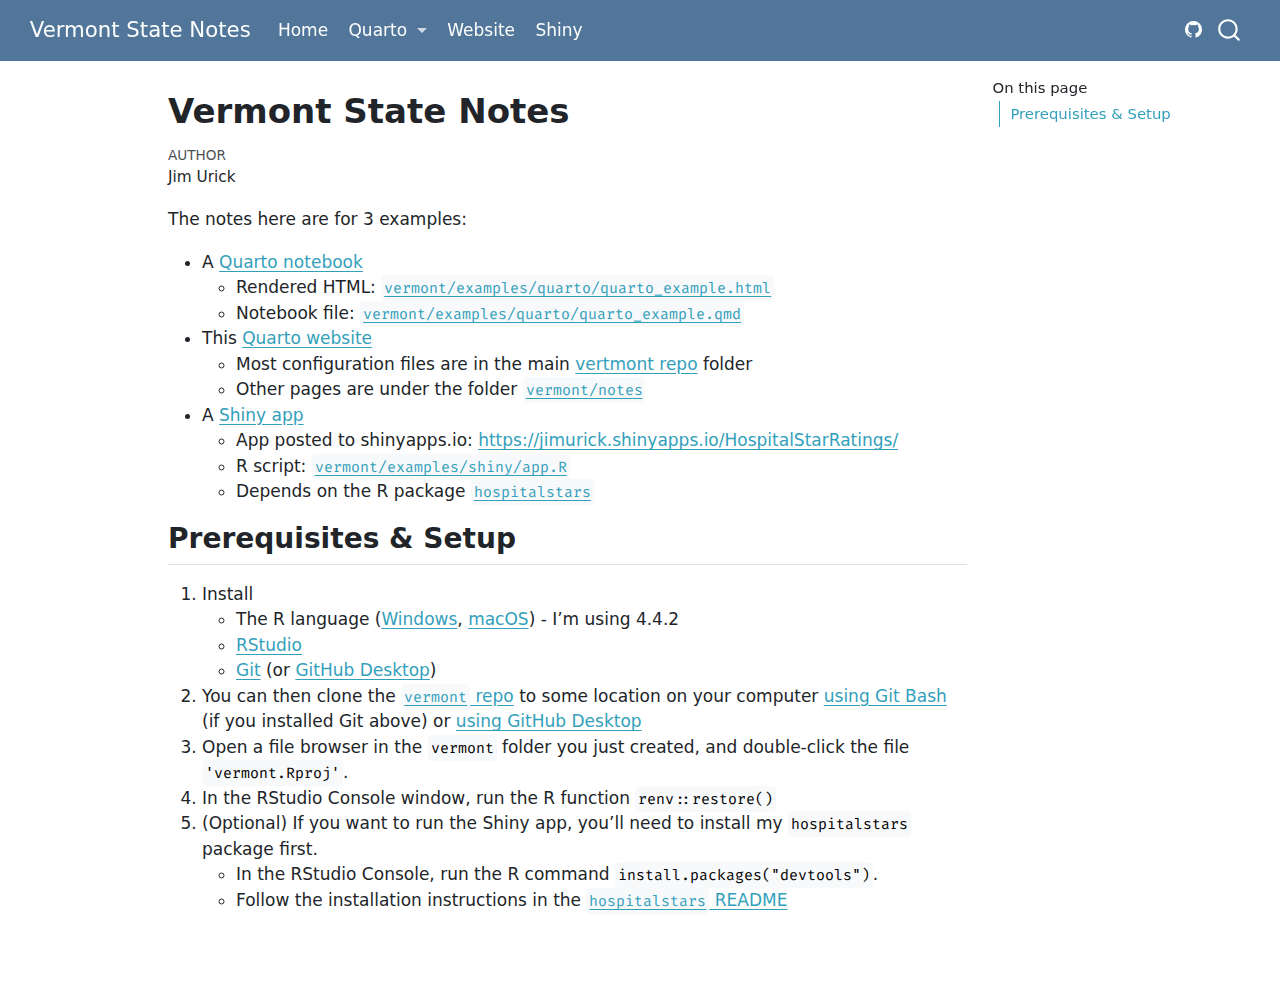
<file: docs/index.html>
<!DOCTYPE html>
<html xmlns="http://www.w3.org/1999/xhtml" lang="en" xml:lang="en"><head>

<meta charset="utf-8">
<meta name="generator" content="quarto-1.5.57">

<meta name="viewport" content="width=device-width, initial-scale=1.0, user-scalable=yes">

<meta name="author" content="Jim Urick">

<title>Vermont State Notes</title>
<style>
code{white-space: pre-wrap;}
span.smallcaps{font-variant: small-caps;}
div.columns{display: flex; gap: min(4vw, 1.5em);}
div.column{flex: auto; overflow-x: auto;}
div.hanging-indent{margin-left: 1.5em; text-indent: -1.5em;}
ul.task-list{list-style: none;}
ul.task-list li input[type="checkbox"] {
  width: 0.8em;
  margin: 0 0.8em 0.2em -1em; /* quarto-specific, see https://github.com/quarto-dev/quarto-cli/issues/4556 */ 
  vertical-align: middle;
}
</style>


<script src="site_libs/quarto-nav/quarto-nav.js"></script>
<script src="site_libs/quarto-nav/headroom.min.js"></script>
<script src="site_libs/clipboard/clipboard.min.js"></script>
<script src="site_libs/quarto-search/autocomplete.umd.js"></script>
<script src="site_libs/quarto-search/fuse.min.js"></script>
<script src="site_libs/quarto-search/quarto-search.js"></script>
<meta name="quarto:offset" content="./">
<link href="./jim.ico" rel="icon">
<script src="site_libs/quarto-html/quarto.js"></script>
<script src="site_libs/quarto-html/popper.min.js"></script>
<script src="site_libs/quarto-html/tippy.umd.min.js"></script>
<script src="site_libs/quarto-html/anchor.min.js"></script>
<link href="site_libs/quarto-html/tippy.css" rel="stylesheet">
<link href="site_libs/quarto-html/quarto-syntax-highlighting.css" rel="stylesheet" id="quarto-text-highlighting-styles">
<script src="site_libs/bootstrap/bootstrap.min.js"></script>
<link href="site_libs/bootstrap/bootstrap-icons.css" rel="stylesheet">
<link href="site_libs/bootstrap/bootstrap.min.css" rel="stylesheet" id="quarto-bootstrap" data-mode="light">
<script id="quarto-search-options" type="application/json">{
  "location": "navbar",
  "copy-button": false,
  "collapse-after": 3,
  "panel-placement": "end",
  "type": "overlay",
  "limit": 50,
  "keyboard-shortcut": [
    "f",
    "/",
    "s"
  ],
  "show-item-context": false,
  "language": {
    "search-no-results-text": "No results",
    "search-matching-documents-text": "matching documents",
    "search-copy-link-title": "Copy link to search",
    "search-hide-matches-text": "Hide additional matches",
    "search-more-match-text": "more match in this document",
    "search-more-matches-text": "more matches in this document",
    "search-clear-button-title": "Clear",
    "search-text-placeholder": "",
    "search-detached-cancel-button-title": "Cancel",
    "search-submit-button-title": "Submit",
    "search-label": "Search"
  }
}</script>
<link href="https://fonts.googleapis.com/css?family=Fira+Code" rel="stylesheet">
<script type="text/javascript" src="./scripts/latex.js"></script>


<link rel="stylesheet" href="scripts/style.scss">
</head>

<body class="nav-fixed">

<div id="quarto-search-results"></div>
  <header id="quarto-header" class="headroom fixed-top">
    <nav class="navbar navbar-expand-lg " data-bs-theme="dark">
      <div class="navbar-container container-fluid">
      <div class="navbar-brand-container mx-auto">
    <a class="navbar-brand" href="./index.html">
    <span class="navbar-title">Vermont State Notes</span>
    </a>
  </div>
            <div id="quarto-search" class="" title="Search"></div>
          <button class="navbar-toggler" type="button" data-bs-toggle="collapse" data-bs-target="#navbarCollapse" aria-controls="navbarCollapse" role="menu" aria-expanded="false" aria-label="Toggle navigation" onclick="if (window.quartoToggleHeadroom) { window.quartoToggleHeadroom(); }">
  <span class="navbar-toggler-icon"></span>
</button>
          <div class="collapse navbar-collapse" id="navbarCollapse">
            <ul class="navbar-nav navbar-nav-scroll me-auto">
  <li class="nav-item">
    <a class="nav-link active" href="./index.html" aria-current="page"> 
<span class="menu-text">Home</span></a>
  </li>  
  <li class="nav-item dropdown ">
    <a class="nav-link dropdown-toggle" href="#" id="nav-menu-quarto" role="link" data-bs-toggle="dropdown" aria-expanded="false">
 <span class="menu-text">Quarto</span>
    </a>
    <ul class="dropdown-menu" aria-labelledby="nav-menu-quarto">    
        <li>
    <a class="dropdown-item" href="./examples/quarto/quarto_example.html">
 <span class="dropdown-text">Quarto Example</span></a>
  </li>  
        <li>
    <a class="dropdown-item" href="./notes/quarto/quarto.html">
 <span class="dropdown-text">Other Notes</span></a>
  </li>  
    </ul>
  </li>
  <li class="nav-item">
    <a class="nav-link" href="./notes/website/website.html"> 
<span class="menu-text">Website</span></a>
  </li>  
  <li class="nav-item">
    <a class="nav-link" href="./notes/shiny/shiny.html"> 
<span class="menu-text">Shiny</span></a>
  </li>  
</ul>
          </div> <!-- /navcollapse -->
            <div class="quarto-navbar-tools">
    <a href="https://github.com/jimurick/vermont" title="" class="quarto-navigation-tool px-1" aria-label=""><i class="bi bi-github"></i></a>
</div>
      </div> <!-- /container-fluid -->
    </nav>
</header>
<!-- content -->
<div id="quarto-content" class="quarto-container page-columns page-rows-contents page-layout-article page-navbar">
<!-- sidebar -->
<!-- margin-sidebar -->
    <div id="quarto-margin-sidebar" class="sidebar margin-sidebar">
        <nav id="TOC" role="doc-toc" class="toc-active">
    <h2 id="toc-title">On this page</h2>
   
  <ul>
  <li><a href="#prerequisites-setup" id="toc-prerequisites-setup" class="nav-link active" data-scroll-target="#prerequisites-setup">Prerequisites &amp; Setup</a></li>
  </ul>
</nav>
    </div>
<!-- main -->
<main class="content" id="quarto-document-content">

<header id="title-block-header" class="quarto-title-block default">
<div class="quarto-title">
<h1 class="title">Vermont State Notes</h1>
</div>



<div class="quarto-title-meta">

    <div>
    <div class="quarto-title-meta-heading">Author</div>
    <div class="quarto-title-meta-contents">
             <p>Jim Urick </p>
          </div>
  </div>
    
  
    
  </div>
  


</header>


<p>The notes here are for 3 examples:</p>
<ul>
<li>A <a href="./notes/quarto/quarto.html">Quarto notebook</a>
<ul>
<li>Rendered HTML: <a href="./examples/quarto/quarto_example.html"><code>vermont/examples/quarto/quarto_example.html</code></a></li>
<li>Notebook file: <a href="https://github.com/jimurick/vermont/blob/main/examples/quarto/quarto_example.qmd"><code>vermont/examples/quarto/quarto_example.qmd</code></a></li>
</ul></li>
<li>This <a href="./notes/website/website.html">Quarto website</a>
<ul>
<li>Most configuration files are in the main <a href="https://github.com/jimurick/vermont">vertmont repo</a> folder</li>
<li>Other pages are under the folder <a href="https://github.com/jimurick/vermont/tree/main/notes"><code>vermont/notes</code></a></li>
</ul></li>
<li>A <a href="./notes/shiny/shiny.html">Shiny app</a>
<ul>
<li>App posted to shinyapps.io: <a href="https://jimurick.shinyapps.io/HospitalStarRatings/" class="uri">https://jimurick.shinyapps.io/HospitalStarRatings/</a></li>
<li>R script: <a href="https://github.com/jimurick/vermont/blob/main/examples/shiny/app.R"><code>vermont/examples/shiny/app.R</code></a></li>
<li>Depends on the R package <a href="https://github.com/jimurick/hospitalstars"><code>hospitalstars</code></a></li>
</ul></li>
</ul>
<section id="prerequisites-setup" class="level2">
<h2 class="anchored" data-anchor-id="prerequisites-setup">Prerequisites &amp; Setup</h2>
<ol type="1">
<li>Install
<ul>
<li>The R language (<a href="https://cran.r-project.org/bin/windows/base/">Windows</a>, <a href="https://cran.r-project.org/bin/macosx/">macOS</a>) - I’m using 4.4.2</li>
<li><a href="https://posit.co/download/rstudio-desktop/">RStudio</a></li>
<li><a href="https://git-scm.com/downloads">Git</a> (or <a href="https://desktop.github.com/download/">GitHub Desktop</a>)</li>
</ul></li>
<li>You can then clone the <a href="https://github.com/jimurick/vermont"><code>vermont</code> repo</a> to some location on your computer <a href="https://docs.github.com/en/repositories/creating-and-managing-repositories/cloning-a-repository#cloning-a-repository">using Git Bash</a> (if you installed Git above) or <a href="https://docs.github.com/en/desktop/adding-and-cloning-repositories/cloning-a-repository-from-github-to-github-desktop">using GitHub Desktop</a></li>
<li>Open a file browser in the <code>vermont</code> folder you just created, and double-click the file <code>'vermont.Rproj'</code>.</li>
<li>In the RStudio Console window, run the R function <code>renv::restore()</code></li>
<li>(Optional) If you want to run the Shiny app, you’ll need to install my <code>hospitalstars</code> package first.
<ul>
<li>In the RStudio Console, run the R command <code>install.packages("devtools")</code>.</li>
<li>Follow the installation instructions in the <a href="https://github.com/jimurick/hospitalstars?tab=readme-ov-file#installation"><code>hospitalstars</code> README</a></li>
</ul></li>
</ol>


</section>

</main> <!-- /main -->
<script id="quarto-html-after-body" type="application/javascript">
window.document.addEventListener("DOMContentLoaded", function (event) {
  const toggleBodyColorMode = (bsSheetEl) => {
    const mode = bsSheetEl.getAttribute("data-mode");
    const bodyEl = window.document.querySelector("body");
    if (mode === "dark") {
      bodyEl.classList.add("quarto-dark");
      bodyEl.classList.remove("quarto-light");
    } else {
      bodyEl.classList.add("quarto-light");
      bodyEl.classList.remove("quarto-dark");
    }
  }
  const toggleBodyColorPrimary = () => {
    const bsSheetEl = window.document.querySelector("link#quarto-bootstrap");
    if (bsSheetEl) {
      toggleBodyColorMode(bsSheetEl);
    }
  }
  toggleBodyColorPrimary();  
  const icon = "";
  const anchorJS = new window.AnchorJS();
  anchorJS.options = {
    placement: 'right',
    icon: icon
  };
  anchorJS.add('.anchored');
  const isCodeAnnotation = (el) => {
    for (const clz of el.classList) {
      if (clz.startsWith('code-annotation-')) {                     
        return true;
      }
    }
    return false;
  }
  const onCopySuccess = function(e) {
    // button target
    const button = e.trigger;
    // don't keep focus
    button.blur();
    // flash "checked"
    button.classList.add('code-copy-button-checked');
    var currentTitle = button.getAttribute("title");
    button.setAttribute("title", "Copied!");
    let tooltip;
    if (window.bootstrap) {
      button.setAttribute("data-bs-toggle", "tooltip");
      button.setAttribute("data-bs-placement", "left");
      button.setAttribute("data-bs-title", "Copied!");
      tooltip = new bootstrap.Tooltip(button, 
        { trigger: "manual", 
          customClass: "code-copy-button-tooltip",
          offset: [0, -8]});
      tooltip.show();    
    }
    setTimeout(function() {
      if (tooltip) {
        tooltip.hide();
        button.removeAttribute("data-bs-title");
        button.removeAttribute("data-bs-toggle");
        button.removeAttribute("data-bs-placement");
      }
      button.setAttribute("title", currentTitle);
      button.classList.remove('code-copy-button-checked');
    }, 1000);
    // clear code selection
    e.clearSelection();
  }
  const getTextToCopy = function(trigger) {
      const codeEl = trigger.previousElementSibling.cloneNode(true);
      for (const childEl of codeEl.children) {
        if (isCodeAnnotation(childEl)) {
          childEl.remove();
        }
      }
      return codeEl.innerText;
  }
  const clipboard = new window.ClipboardJS('.code-copy-button:not([data-in-quarto-modal])', {
    text: getTextToCopy
  });
  clipboard.on('success', onCopySuccess);
  if (window.document.getElementById('quarto-embedded-source-code-modal')) {
    // For code content inside modals, clipBoardJS needs to be initialized with a container option
    // TODO: Check when it could be a function (https://github.com/zenorocha/clipboard.js/issues/860)
    const clipboardModal = new window.ClipboardJS('.code-copy-button[data-in-quarto-modal]', {
      text: getTextToCopy,
      container: window.document.getElementById('quarto-embedded-source-code-modal')
    });
    clipboardModal.on('success', onCopySuccess);
  }
    var localhostRegex = new RegExp(/^(?:http|https):\/\/localhost\:?[0-9]*\//);
    var mailtoRegex = new RegExp(/^mailto:/);
      var filterRegex = new RegExp('/' + window.location.host + '/');
    var isInternal = (href) => {
        return filterRegex.test(href) || localhostRegex.test(href) || mailtoRegex.test(href);
    }
    // Inspect non-navigation links and adorn them if external
 	var links = window.document.querySelectorAll('a[href]:not(.nav-link):not(.navbar-brand):not(.toc-action):not(.sidebar-link):not(.sidebar-item-toggle):not(.pagination-link):not(.no-external):not([aria-hidden]):not(.dropdown-item):not(.quarto-navigation-tool):not(.about-link)');
    for (var i=0; i<links.length; i++) {
      const link = links[i];
      if (!isInternal(link.href)) {
        // undo the damage that might have been done by quarto-nav.js in the case of
        // links that we want to consider external
        if (link.dataset.originalHref !== undefined) {
          link.href = link.dataset.originalHref;
        }
      }
    }
  function tippyHover(el, contentFn, onTriggerFn, onUntriggerFn) {
    const config = {
      allowHTML: true,
      maxWidth: 500,
      delay: 100,
      arrow: false,
      appendTo: function(el) {
          return el.parentElement;
      },
      interactive: true,
      interactiveBorder: 10,
      theme: 'quarto',
      placement: 'bottom-start',
    };
    if (contentFn) {
      config.content = contentFn;
    }
    if (onTriggerFn) {
      config.onTrigger = onTriggerFn;
    }
    if (onUntriggerFn) {
      config.onUntrigger = onUntriggerFn;
    }
    window.tippy(el, config); 
  }
  const noterefs = window.document.querySelectorAll('a[role="doc-noteref"]');
  for (var i=0; i<noterefs.length; i++) {
    const ref = noterefs[i];
    tippyHover(ref, function() {
      // use id or data attribute instead here
      let href = ref.getAttribute('data-footnote-href') || ref.getAttribute('href');
      try { href = new URL(href).hash; } catch {}
      const id = href.replace(/^#\/?/, "");
      const note = window.document.getElementById(id);
      if (note) {
        return note.innerHTML;
      } else {
        return "";
      }
    });
  }
  const xrefs = window.document.querySelectorAll('a.quarto-xref');
  const processXRef = (id, note) => {
    // Strip column container classes
    const stripColumnClz = (el) => {
      el.classList.remove("page-full", "page-columns");
      if (el.children) {
        for (const child of el.children) {
          stripColumnClz(child);
        }
      }
    }
    stripColumnClz(note)
    if (id === null || id.startsWith('sec-')) {
      // Special case sections, only their first couple elements
      const container = document.createElement("div");
      if (note.children && note.children.length > 2) {
        container.appendChild(note.children[0].cloneNode(true));
        for (let i = 1; i < note.children.length; i++) {
          const child = note.children[i];
          if (child.tagName === "P" && child.innerText === "") {
            continue;
          } else {
            container.appendChild(child.cloneNode(true));
            break;
          }
        }
        if (window.Quarto?.typesetMath) {
          window.Quarto.typesetMath(container);
        }
        return container.innerHTML
      } else {
        if (window.Quarto?.typesetMath) {
          window.Quarto.typesetMath(note);
        }
        return note.innerHTML;
      }
    } else {
      // Remove any anchor links if they are present
      const anchorLink = note.querySelector('a.anchorjs-link');
      if (anchorLink) {
        anchorLink.remove();
      }
      if (window.Quarto?.typesetMath) {
        window.Quarto.typesetMath(note);
      }
      // TODO in 1.5, we should make sure this works without a callout special case
      if (note.classList.contains("callout")) {
        return note.outerHTML;
      } else {
        return note.innerHTML;
      }
    }
  }
  for (var i=0; i<xrefs.length; i++) {
    const xref = xrefs[i];
    tippyHover(xref, undefined, function(instance) {
      instance.disable();
      let url = xref.getAttribute('href');
      let hash = undefined; 
      if (url.startsWith('#')) {
        hash = url;
      } else {
        try { hash = new URL(url).hash; } catch {}
      }
      if (hash) {
        const id = hash.replace(/^#\/?/, "");
        const note = window.document.getElementById(id);
        if (note !== null) {
          try {
            const html = processXRef(id, note.cloneNode(true));
            instance.setContent(html);
          } finally {
            instance.enable();
            instance.show();
          }
        } else {
          // See if we can fetch this
          fetch(url.split('#')[0])
          .then(res => res.text())
          .then(html => {
            const parser = new DOMParser();
            const htmlDoc = parser.parseFromString(html, "text/html");
            const note = htmlDoc.getElementById(id);
            if (note !== null) {
              const html = processXRef(id, note);
              instance.setContent(html);
            } 
          }).finally(() => {
            instance.enable();
            instance.show();
          });
        }
      } else {
        // See if we can fetch a full url (with no hash to target)
        // This is a special case and we should probably do some content thinning / targeting
        fetch(url)
        .then(res => res.text())
        .then(html => {
          const parser = new DOMParser();
          const htmlDoc = parser.parseFromString(html, "text/html");
          const note = htmlDoc.querySelector('main.content');
          if (note !== null) {
            // This should only happen for chapter cross references
            // (since there is no id in the URL)
            // remove the first header
            if (note.children.length > 0 && note.children[0].tagName === "HEADER") {
              note.children[0].remove();
            }
            const html = processXRef(null, note);
            instance.setContent(html);
          } 
        }).finally(() => {
          instance.enable();
          instance.show();
        });
      }
    }, function(instance) {
    });
  }
      let selectedAnnoteEl;
      const selectorForAnnotation = ( cell, annotation) => {
        let cellAttr = 'data-code-cell="' + cell + '"';
        let lineAttr = 'data-code-annotation="' +  annotation + '"';
        const selector = 'span[' + cellAttr + '][' + lineAttr + ']';
        return selector;
      }
      const selectCodeLines = (annoteEl) => {
        const doc = window.document;
        const targetCell = annoteEl.getAttribute("data-target-cell");
        const targetAnnotation = annoteEl.getAttribute("data-target-annotation");
        const annoteSpan = window.document.querySelector(selectorForAnnotation(targetCell, targetAnnotation));
        const lines = annoteSpan.getAttribute("data-code-lines").split(",");
        const lineIds = lines.map((line) => {
          return targetCell + "-" + line;
        })
        let top = null;
        let height = null;
        let parent = null;
        if (lineIds.length > 0) {
            //compute the position of the single el (top and bottom and make a div)
            const el = window.document.getElementById(lineIds[0]);
            top = el.offsetTop;
            height = el.offsetHeight;
            parent = el.parentElement.parentElement;
          if (lineIds.length > 1) {
            const lastEl = window.document.getElementById(lineIds[lineIds.length - 1]);
            const bottom = lastEl.offsetTop + lastEl.offsetHeight;
            height = bottom - top;
          }
          if (top !== null && height !== null && parent !== null) {
            // cook up a div (if necessary) and position it 
            let div = window.document.getElementById("code-annotation-line-highlight");
            if (div === null) {
              div = window.document.createElement("div");
              div.setAttribute("id", "code-annotation-line-highlight");
              div.style.position = 'absolute';
              parent.appendChild(div);
            }
            div.style.top = top - 2 + "px";
            div.style.height = height + 4 + "px";
            div.style.left = 0;
            let gutterDiv = window.document.getElementById("code-annotation-line-highlight-gutter");
            if (gutterDiv === null) {
              gutterDiv = window.document.createElement("div");
              gutterDiv.setAttribute("id", "code-annotation-line-highlight-gutter");
              gutterDiv.style.position = 'absolute';
              const codeCell = window.document.getElementById(targetCell);
              const gutter = codeCell.querySelector('.code-annotation-gutter');
              gutter.appendChild(gutterDiv);
            }
            gutterDiv.style.top = top - 2 + "px";
            gutterDiv.style.height = height + 4 + "px";
          }
          selectedAnnoteEl = annoteEl;
        }
      };
      const unselectCodeLines = () => {
        const elementsIds = ["code-annotation-line-highlight", "code-annotation-line-highlight-gutter"];
        elementsIds.forEach((elId) => {
          const div = window.document.getElementById(elId);
          if (div) {
            div.remove();
          }
        });
        selectedAnnoteEl = undefined;
      };
        // Handle positioning of the toggle
    window.addEventListener(
      "resize",
      throttle(() => {
        elRect = undefined;
        if (selectedAnnoteEl) {
          selectCodeLines(selectedAnnoteEl);
        }
      }, 10)
    );
    function throttle(fn, ms) {
    let throttle = false;
    let timer;
      return (...args) => {
        if(!throttle) { // first call gets through
            fn.apply(this, args);
            throttle = true;
        } else { // all the others get throttled
            if(timer) clearTimeout(timer); // cancel #2
            timer = setTimeout(() => {
              fn.apply(this, args);
              timer = throttle = false;
            }, ms);
        }
      };
    }
      // Attach click handler to the DT
      const annoteDls = window.document.querySelectorAll('dt[data-target-cell]');
      for (const annoteDlNode of annoteDls) {
        annoteDlNode.addEventListener('click', (event) => {
          const clickedEl = event.target;
          if (clickedEl !== selectedAnnoteEl) {
            unselectCodeLines();
            const activeEl = window.document.querySelector('dt[data-target-cell].code-annotation-active');
            if (activeEl) {
              activeEl.classList.remove('code-annotation-active');
            }
            selectCodeLines(clickedEl);
            clickedEl.classList.add('code-annotation-active');
          } else {
            // Unselect the line
            unselectCodeLines();
            clickedEl.classList.remove('code-annotation-active');
          }
        });
      }
  const findCites = (el) => {
    const parentEl = el.parentElement;
    if (parentEl) {
      const cites = parentEl.dataset.cites;
      if (cites) {
        return {
          el,
          cites: cites.split(' ')
        };
      } else {
        return findCites(el.parentElement)
      }
    } else {
      return undefined;
    }
  };
  var bibliorefs = window.document.querySelectorAll('a[role="doc-biblioref"]');
  for (var i=0; i<bibliorefs.length; i++) {
    const ref = bibliorefs[i];
    const citeInfo = findCites(ref);
    if (citeInfo) {
      tippyHover(citeInfo.el, function() {
        var popup = window.document.createElement('div');
        citeInfo.cites.forEach(function(cite) {
          var citeDiv = window.document.createElement('div');
          citeDiv.classList.add('hanging-indent');
          citeDiv.classList.add('csl-entry');
          var biblioDiv = window.document.getElementById('ref-' + cite);
          if (biblioDiv) {
            citeDiv.innerHTML = biblioDiv.innerHTML;
          }
          popup.appendChild(citeDiv);
        });
        return popup.innerHTML;
      });
    }
  }
});
</script>
</div> <!-- /content -->




</body></html>
</file>
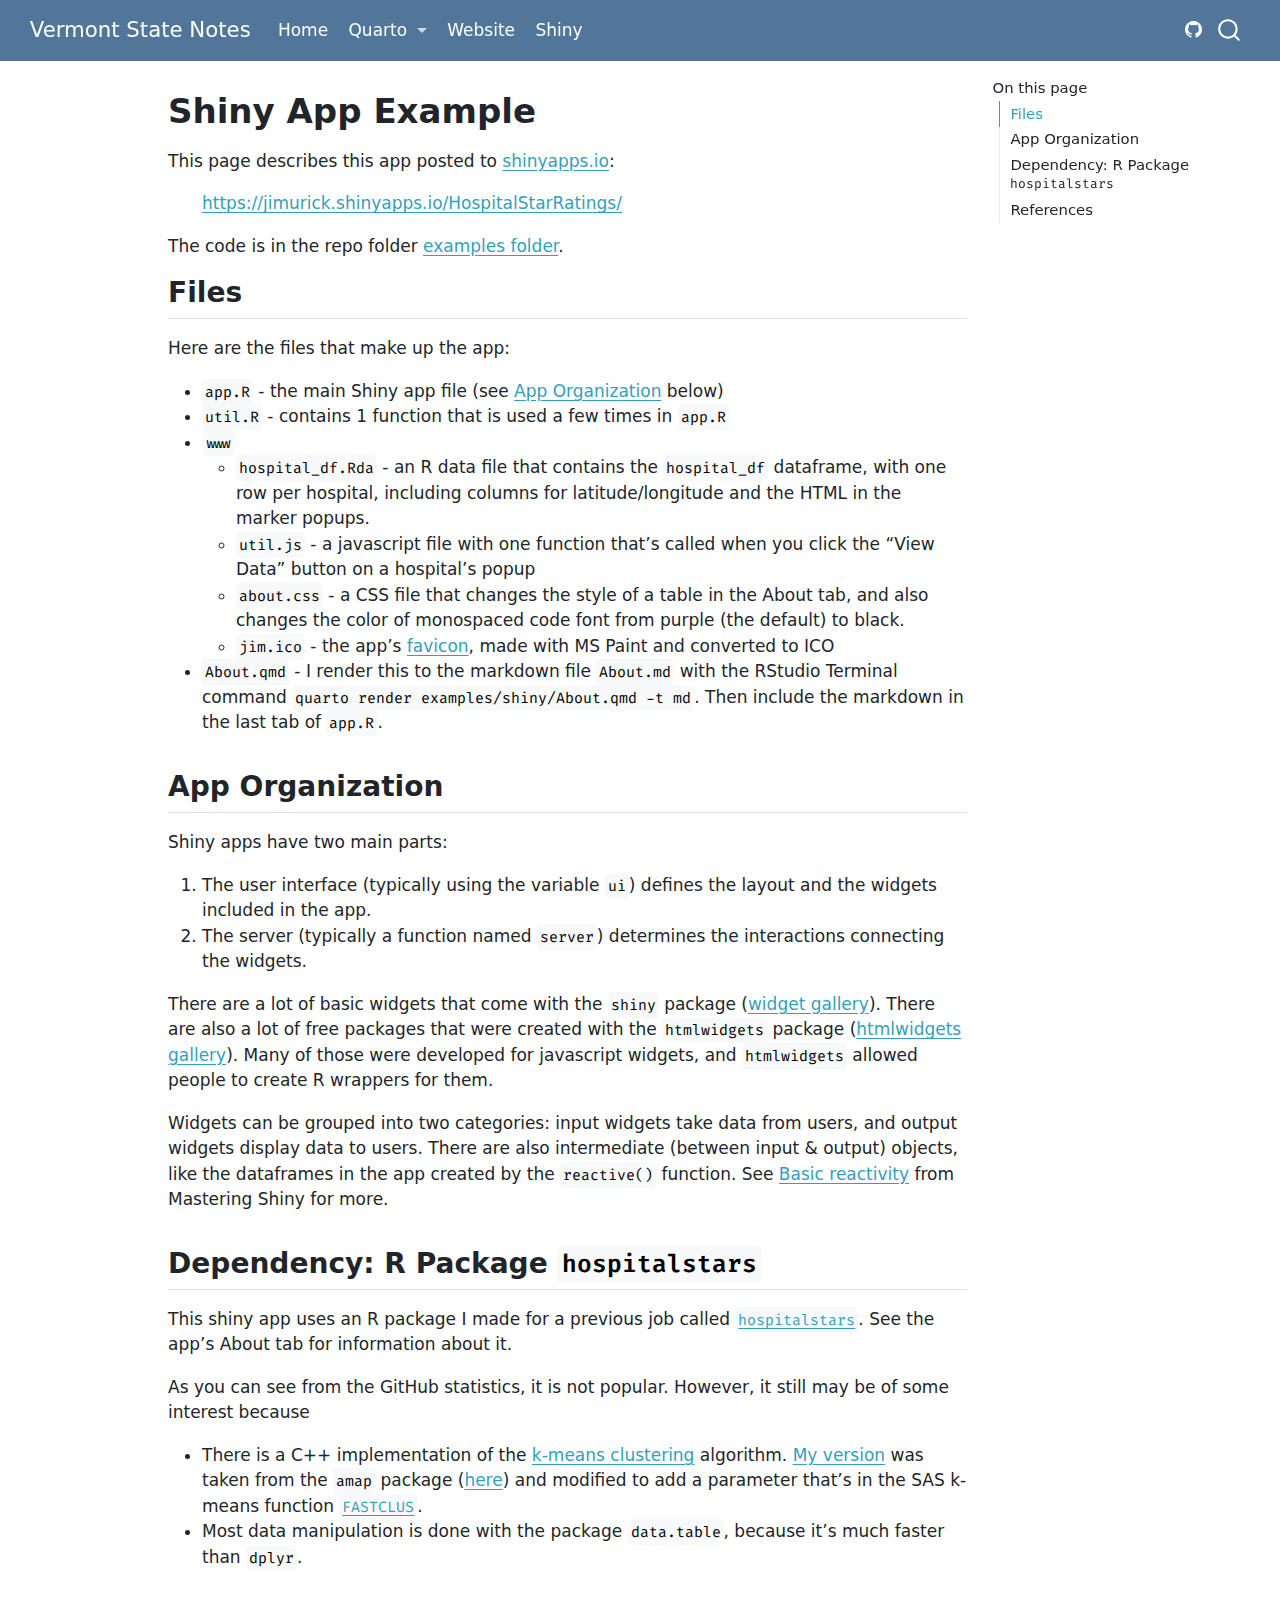
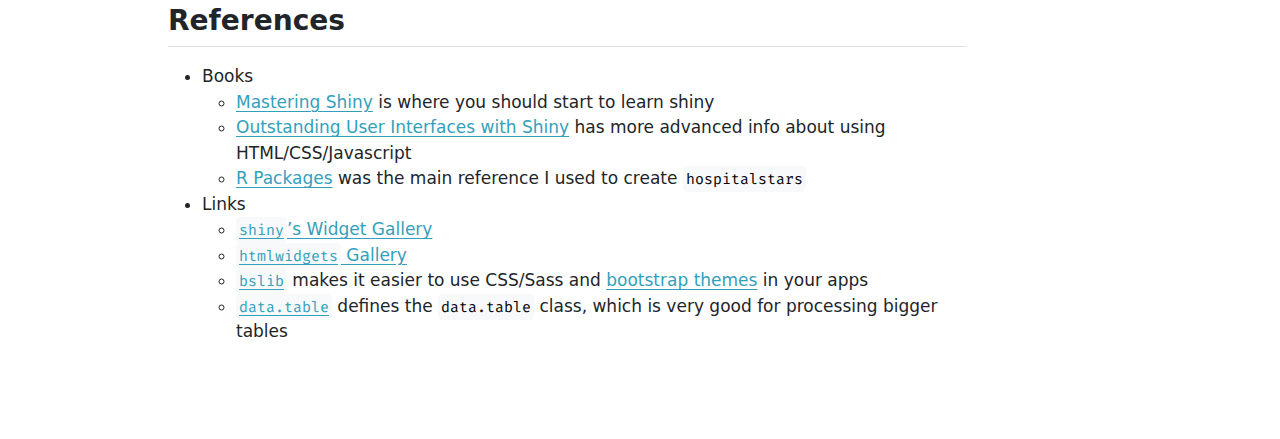
<file: docs/notes/shiny/shiny.html>
<!DOCTYPE html>
<html xmlns="http://www.w3.org/1999/xhtml" lang="en" xml:lang="en"><head>

<meta charset="utf-8">
<meta name="generator" content="quarto-1.5.57">

<meta name="viewport" content="width=device-width, initial-scale=1.0, user-scalable=yes">


<title>Shiny App Example – Vermont State Notes</title>
<style>
code{white-space: pre-wrap;}
span.smallcaps{font-variant: small-caps;}
div.columns{display: flex; gap: min(4vw, 1.5em);}
div.column{flex: auto; overflow-x: auto;}
div.hanging-indent{margin-left: 1.5em; text-indent: -1.5em;}
ul.task-list{list-style: none;}
ul.task-list li input[type="checkbox"] {
  width: 0.8em;
  margin: 0 0.8em 0.2em -1em; /* quarto-specific, see https://github.com/quarto-dev/quarto-cli/issues/4556 */ 
  vertical-align: middle;
}
</style>


<script src="../../site_libs/quarto-nav/quarto-nav.js"></script>
<script src="../../site_libs/quarto-nav/headroom.min.js"></script>
<script src="../../site_libs/clipboard/clipboard.min.js"></script>
<script src="../../site_libs/quarto-search/autocomplete.umd.js"></script>
<script src="../../site_libs/quarto-search/fuse.min.js"></script>
<script src="../../site_libs/quarto-search/quarto-search.js"></script>
<meta name="quarto:offset" content="../../">
<link href="../../jim.ico" rel="icon">
<script src="../../site_libs/quarto-html/quarto.js"></script>
<script src="../../site_libs/quarto-html/popper.min.js"></script>
<script src="../../site_libs/quarto-html/tippy.umd.min.js"></script>
<script src="../../site_libs/quarto-html/anchor.min.js"></script>
<link href="../../site_libs/quarto-html/tippy.css" rel="stylesheet">
<link href="../../site_libs/quarto-html/quarto-syntax-highlighting.css" rel="stylesheet" id="quarto-text-highlighting-styles">
<script src="../../site_libs/bootstrap/bootstrap.min.js"></script>
<link href="../../site_libs/bootstrap/bootstrap-icons.css" rel="stylesheet">
<link href="../../site_libs/bootstrap/bootstrap.min.css" rel="stylesheet" id="quarto-bootstrap" data-mode="light">
<script id="quarto-search-options" type="application/json">{
  "location": "navbar",
  "copy-button": false,
  "collapse-after": 3,
  "panel-placement": "end",
  "type": "overlay",
  "limit": 50,
  "keyboard-shortcut": [
    "f",
    "/",
    "s"
  ],
  "show-item-context": false,
  "language": {
    "search-no-results-text": "No results",
    "search-matching-documents-text": "matching documents",
    "search-copy-link-title": "Copy link to search",
    "search-hide-matches-text": "Hide additional matches",
    "search-more-match-text": "more match in this document",
    "search-more-matches-text": "more matches in this document",
    "search-clear-button-title": "Clear",
    "search-text-placeholder": "",
    "search-detached-cancel-button-title": "Cancel",
    "search-submit-button-title": "Submit",
    "search-label": "Search"
  }
}</script>
<link href="https://fonts.googleapis.com/css?family=Fira+Code" rel="stylesheet">
<script type="text/javascript" src="../../scripts/latex.js"></script>


<link rel="stylesheet" href="../../scripts/style.scss">
</head>

<body class="nav-fixed">

<div id="quarto-search-results"></div>
  <header id="quarto-header" class="headroom fixed-top">
    <nav class="navbar navbar-expand-lg " data-bs-theme="dark">
      <div class="navbar-container container-fluid">
      <div class="navbar-brand-container mx-auto">
    <a class="navbar-brand" href="../../index.html">
    <span class="navbar-title">Vermont State Notes</span>
    </a>
  </div>
            <div id="quarto-search" class="" title="Search"></div>
          <button class="navbar-toggler" type="button" data-bs-toggle="collapse" data-bs-target="#navbarCollapse" aria-controls="navbarCollapse" role="menu" aria-expanded="false" aria-label="Toggle navigation" onclick="if (window.quartoToggleHeadroom) { window.quartoToggleHeadroom(); }">
  <span class="navbar-toggler-icon"></span>
</button>
          <div class="collapse navbar-collapse" id="navbarCollapse">
            <ul class="navbar-nav navbar-nav-scroll me-auto">
  <li class="nav-item">
    <a class="nav-link" href="../../index.html"> 
<span class="menu-text">Home</span></a>
  </li>  
  <li class="nav-item dropdown ">
    <a class="nav-link dropdown-toggle" href="#" id="nav-menu-quarto" role="link" data-bs-toggle="dropdown" aria-expanded="false">
 <span class="menu-text">Quarto</span>
    </a>
    <ul class="dropdown-menu" aria-labelledby="nav-menu-quarto">    
        <li>
    <a class="dropdown-item" href="../../examples/quarto/quarto_example.html">
 <span class="dropdown-text">Quarto Example</span></a>
  </li>  
        <li>
    <a class="dropdown-item" href="../../notes/quarto/quarto.html">
 <span class="dropdown-text">Other Notes</span></a>
  </li>  
    </ul>
  </li>
  <li class="nav-item">
    <a class="nav-link" href="../../notes/website/website.html"> 
<span class="menu-text">Website</span></a>
  </li>  
  <li class="nav-item">
    <a class="nav-link active" href="../../notes/shiny/shiny.html" aria-current="page"> 
<span class="menu-text">Shiny</span></a>
  </li>  
</ul>
          </div> <!-- /navcollapse -->
            <div class="quarto-navbar-tools">
    <a href="https://github.com/jimurick/vermont" title="" class="quarto-navigation-tool px-1" aria-label=""><i class="bi bi-github"></i></a>
</div>
      </div> <!-- /container-fluid -->
    </nav>
</header>
<!-- content -->
<div id="quarto-content" class="quarto-container page-columns page-rows-contents page-layout-article page-navbar">
<!-- sidebar -->
<!-- margin-sidebar -->
    <div id="quarto-margin-sidebar" class="sidebar margin-sidebar">
        <nav id="TOC" role="doc-toc" class="toc-active">
    <h2 id="toc-title">On this page</h2>
   
  <ul>
  <li><a href="#files" id="toc-files" class="nav-link active" data-scroll-target="#files">Files</a></li>
  <li><a href="#app-organization" id="toc-app-organization" class="nav-link" data-scroll-target="#app-organization">App Organization</a></li>
  <li><a href="#dependency-r-package-hospitalstars" id="toc-dependency-r-package-hospitalstars" class="nav-link" data-scroll-target="#dependency-r-package-hospitalstars">Dependency: R Package <code>hospitalstars</code></a></li>
  <li><a href="#references" id="toc-references" class="nav-link" data-scroll-target="#references">References</a></li>
  </ul>
</nav>
    </div>
<!-- main -->
<main class="content" id="quarto-document-content">

<header id="title-block-header" class="quarto-title-block default">
<div class="quarto-title">
<h1 class="title">Shiny App Example</h1>
</div>



<div class="quarto-title-meta">

    
  
    
  </div>
  


</header>


<p>This page describes this app posted to <a href="https://www.shinyapps.io/">shinyapps.io</a>:</p>
<p>  <a href="https://jimurick.shinyapps.io/HospitalStarRatings/" class="uri">https://jimurick.shinyapps.io/HospitalStarRatings/</a></p>
<p>The code is in the repo folder <a href="https://github.com/jimurick/vermont/tree/main/examples/shiny">examples folder</a>.</p>
<section id="files" class="level2">
<h2 class="anchored" data-anchor-id="files">Files</h2>
<p>Here are the files that make up the app:</p>
<ul>
<li><code>app.R</code> - the main Shiny app file (see <a href="#app-organization">App Organization</a> below)</li>
<li><code>util.R</code> - contains 1 function that is used a few times in <code>app.R</code></li>
<li><code>www</code>
<ul>
<li><code>hospital_df.Rda</code> - an R data file that contains the <code>hospital_df</code> dataframe, with one row per hospital, including columns for latitude/longitude and the HTML in the marker popups.</li>
<li><code>util.js</code> - a javascript file with one function that’s called when you click the “View Data” button on a hospital’s popup</li>
<li><code>about.css</code> - a CSS file that changes the style of a table in the About tab, and also changes the color of monospaced code font from purple (the default) to black.</li>
<li><code>jim.ico</code> - the app’s <a href="https://en.wikipedia.org/wiki/Favicon">favicon</a>, made with MS Paint and converted to ICO</li>
</ul></li>
<li><code>About.qmd</code> - I render this to the markdown file <code>About.md</code> with the RStudio Terminal command <code>quarto render examples/shiny/About.qmd -t md</code>. Then include the markdown in the last tab of <code>app.R</code>.</li>
</ul>
</section>
<section id="app-organization" class="level2">
<h2 class="anchored" data-anchor-id="app-organization">App Organization</h2>
<p>Shiny apps have two main parts:</p>
<ol type="1">
<li>The user interface (typically using the variable <code>ui</code>) defines the layout and the widgets included in the app.</li>
<li>The server (typically a function named <code>server</code>) determines the interactions connecting the widgets.</li>
</ol>
<p>There are a lot of basic widgets that come with the <code>shiny</code> package (<a href="https://shiny.posit.co/r/gallery/widgets/widget-gallery/">widget gallery</a>). There are also a lot of free packages that were created with the <code>htmlwidgets</code> package (<a href="https://gallery.htmlwidgets.org/">htmlwidgets gallery</a>). Many of those were developed for javascript widgets, and <code>htmlwidgets</code> allowed people to create R wrappers for them.</p>
<p>Widgets can be grouped into two categories: input widgets take data from users, and output widgets display data to users. There are also intermediate (between input &amp; output) objects, like the dataframes in the app created by the <code>reactive()</code> function. See <a href="https://mastering-shiny.org/basic-reactivity.html">Basic reactivity</a> from Mastering Shiny for more.</p>
</section>
<section id="dependency-r-package-hospitalstars" class="level2">
<h2 class="anchored" data-anchor-id="dependency-r-package-hospitalstars">Dependency: R Package <code>hospitalstars</code></h2>
<p>This shiny app uses an R package I made for a previous job called <a href="https://github.com/jimurick/hospitalstars"><code>hospitalstars</code></a>. See the app’s About tab for information about it.</p>
<p>As you can see from the GitHub statistics, it is not popular. However, it still may be of some interest because</p>
<ul>
<li>There is a C++ implementation of the <a href="https://en.wikipedia.org/wiki/K-means_clustering">k-means clustering</a> algorithm. <a href="https://github.com/jimurick/hospitalstars/blob/master/src/k_means.cpp">My version</a> was taken from the <code>amap</code> package (<a href="https://github.com/cran/amap/blob/master/src/kmeans.cpp">here</a>) and modified to add a parameter that’s in the SAS k-means function <a href="https://documentation.sas.com/doc/en/pgmsascdc/9.4_3.4/statug/statug_fastclus_overview.htm"><code>FASTCLUS</code></a>.</li>
<li>Most data manipulation is done with the package <code>data.table</code>, because it’s much faster than <code>dplyr</code>.</li>
</ul>
</section>
<section id="references" class="level2">
<h2 class="anchored" data-anchor-id="references">References</h2>
<ul>
<li>Books
<ul>
<li><a href="https://mastering-shiny.org/">Mastering Shiny</a> is where you should start to learn shiny</li>
<li><a href="https://unleash-shiny.rinterface.com/">Outstanding User Interfaces with Shiny</a> has more advanced info about using HTML/CSS/Javascript</li>
<li><a href="https://r-pkgs.org/">R Packages</a> was the main reference I used to create <code>hospitalstars</code></li>
</ul></li>
<li>Links
<ul>
<li><a href="https://shiny.posit.co/r/gallery/widgets/widget-gallery/"><code>shiny</code>’s Widget Gallery</a></li>
<li><a href="https://gallery.htmlwidgets.org/"><code>htmlwidgets</code> Gallery</a></li>
<li><a href="https://rstudio.github.io/bslib/"><code>bslib</code></a> makes it easier to use CSS/Sass and <a href="https://themes.getbootstrap.com/">bootstrap themes</a> in your apps</li>
<li><a href="https://cran.r-project.org/web/packages/data.table/vignettes/datatable-intro.html"><code>data.table</code></a> defines the <code>data.table</code> class, which is very good for processing bigger tables</li>
</ul></li>
</ul>


</section>

</main> <!-- /main -->
<script id="quarto-html-after-body" type="application/javascript">
window.document.addEventListener("DOMContentLoaded", function (event) {
  const toggleBodyColorMode = (bsSheetEl) => {
    const mode = bsSheetEl.getAttribute("data-mode");
    const bodyEl = window.document.querySelector("body");
    if (mode === "dark") {
      bodyEl.classList.add("quarto-dark");
      bodyEl.classList.remove("quarto-light");
    } else {
      bodyEl.classList.add("quarto-light");
      bodyEl.classList.remove("quarto-dark");
    }
  }
  const toggleBodyColorPrimary = () => {
    const bsSheetEl = window.document.querySelector("link#quarto-bootstrap");
    if (bsSheetEl) {
      toggleBodyColorMode(bsSheetEl);
    }
  }
  toggleBodyColorPrimary();  
  const icon = "";
  const anchorJS = new window.AnchorJS();
  anchorJS.options = {
    placement: 'right',
    icon: icon
  };
  anchorJS.add('.anchored');
  const isCodeAnnotation = (el) => {
    for (const clz of el.classList) {
      if (clz.startsWith('code-annotation-')) {                     
        return true;
      }
    }
    return false;
  }
  const onCopySuccess = function(e) {
    // button target
    const button = e.trigger;
    // don't keep focus
    button.blur();
    // flash "checked"
    button.classList.add('code-copy-button-checked');
    var currentTitle = button.getAttribute("title");
    button.setAttribute("title", "Copied!");
    let tooltip;
    if (window.bootstrap) {
      button.setAttribute("data-bs-toggle", "tooltip");
      button.setAttribute("data-bs-placement", "left");
      button.setAttribute("data-bs-title", "Copied!");
      tooltip = new bootstrap.Tooltip(button, 
        { trigger: "manual", 
          customClass: "code-copy-button-tooltip",
          offset: [0, -8]});
      tooltip.show();    
    }
    setTimeout(function() {
      if (tooltip) {
        tooltip.hide();
        button.removeAttribute("data-bs-title");
        button.removeAttribute("data-bs-toggle");
        button.removeAttribute("data-bs-placement");
      }
      button.setAttribute("title", currentTitle);
      button.classList.remove('code-copy-button-checked');
    }, 1000);
    // clear code selection
    e.clearSelection();
  }
  const getTextToCopy = function(trigger) {
      const codeEl = trigger.previousElementSibling.cloneNode(true);
      for (const childEl of codeEl.children) {
        if (isCodeAnnotation(childEl)) {
          childEl.remove();
        }
      }
      return codeEl.innerText;
  }
  const clipboard = new window.ClipboardJS('.code-copy-button:not([data-in-quarto-modal])', {
    text: getTextToCopy
  });
  clipboard.on('success', onCopySuccess);
  if (window.document.getElementById('quarto-embedded-source-code-modal')) {
    // For code content inside modals, clipBoardJS needs to be initialized with a container option
    // TODO: Check when it could be a function (https://github.com/zenorocha/clipboard.js/issues/860)
    const clipboardModal = new window.ClipboardJS('.code-copy-button[data-in-quarto-modal]', {
      text: getTextToCopy,
      container: window.document.getElementById('quarto-embedded-source-code-modal')
    });
    clipboardModal.on('success', onCopySuccess);
  }
    var localhostRegex = new RegExp(/^(?:http|https):\/\/localhost\:?[0-9]*\//);
    var mailtoRegex = new RegExp(/^mailto:/);
      var filterRegex = new RegExp('/' + window.location.host + '/');
    var isInternal = (href) => {
        return filterRegex.test(href) || localhostRegex.test(href) || mailtoRegex.test(href);
    }
    // Inspect non-navigation links and adorn them if external
 	var links = window.document.querySelectorAll('a[href]:not(.nav-link):not(.navbar-brand):not(.toc-action):not(.sidebar-link):not(.sidebar-item-toggle):not(.pagination-link):not(.no-external):not([aria-hidden]):not(.dropdown-item):not(.quarto-navigation-tool):not(.about-link)');
    for (var i=0; i<links.length; i++) {
      const link = links[i];
      if (!isInternal(link.href)) {
        // undo the damage that might have been done by quarto-nav.js in the case of
        // links that we want to consider external
        if (link.dataset.originalHref !== undefined) {
          link.href = link.dataset.originalHref;
        }
      }
    }
  function tippyHover(el, contentFn, onTriggerFn, onUntriggerFn) {
    const config = {
      allowHTML: true,
      maxWidth: 500,
      delay: 100,
      arrow: false,
      appendTo: function(el) {
          return el.parentElement;
      },
      interactive: true,
      interactiveBorder: 10,
      theme: 'quarto',
      placement: 'bottom-start',
    };
    if (contentFn) {
      config.content = contentFn;
    }
    if (onTriggerFn) {
      config.onTrigger = onTriggerFn;
    }
    if (onUntriggerFn) {
      config.onUntrigger = onUntriggerFn;
    }
    window.tippy(el, config); 
  }
  const noterefs = window.document.querySelectorAll('a[role="doc-noteref"]');
  for (var i=0; i<noterefs.length; i++) {
    const ref = noterefs[i];
    tippyHover(ref, function() {
      // use id or data attribute instead here
      let href = ref.getAttribute('data-footnote-href') || ref.getAttribute('href');
      try { href = new URL(href).hash; } catch {}
      const id = href.replace(/^#\/?/, "");
      const note = window.document.getElementById(id);
      if (note) {
        return note.innerHTML;
      } else {
        return "";
      }
    });
  }
  const xrefs = window.document.querySelectorAll('a.quarto-xref');
  const processXRef = (id, note) => {
    // Strip column container classes
    const stripColumnClz = (el) => {
      el.classList.remove("page-full", "page-columns");
      if (el.children) {
        for (const child of el.children) {
          stripColumnClz(child);
        }
      }
    }
    stripColumnClz(note)
    if (id === null || id.startsWith('sec-')) {
      // Special case sections, only their first couple elements
      const container = document.createElement("div");
      if (note.children && note.children.length > 2) {
        container.appendChild(note.children[0].cloneNode(true));
        for (let i = 1; i < note.children.length; i++) {
          const child = note.children[i];
          if (child.tagName === "P" && child.innerText === "") {
            continue;
          } else {
            container.appendChild(child.cloneNode(true));
            break;
          }
        }
        if (window.Quarto?.typesetMath) {
          window.Quarto.typesetMath(container);
        }
        return container.innerHTML
      } else {
        if (window.Quarto?.typesetMath) {
          window.Quarto.typesetMath(note);
        }
        return note.innerHTML;
      }
    } else {
      // Remove any anchor links if they are present
      const anchorLink = note.querySelector('a.anchorjs-link');
      if (anchorLink) {
        anchorLink.remove();
      }
      if (window.Quarto?.typesetMath) {
        window.Quarto.typesetMath(note);
      }
      // TODO in 1.5, we should make sure this works without a callout special case
      if (note.classList.contains("callout")) {
        return note.outerHTML;
      } else {
        return note.innerHTML;
      }
    }
  }
  for (var i=0; i<xrefs.length; i++) {
    const xref = xrefs[i];
    tippyHover(xref, undefined, function(instance) {
      instance.disable();
      let url = xref.getAttribute('href');
      let hash = undefined; 
      if (url.startsWith('#')) {
        hash = url;
      } else {
        try { hash = new URL(url).hash; } catch {}
      }
      if (hash) {
        const id = hash.replace(/^#\/?/, "");
        const note = window.document.getElementById(id);
        if (note !== null) {
          try {
            const html = processXRef(id, note.cloneNode(true));
            instance.setContent(html);
          } finally {
            instance.enable();
            instance.show();
          }
        } else {
          // See if we can fetch this
          fetch(url.split('#')[0])
          .then(res => res.text())
          .then(html => {
            const parser = new DOMParser();
            const htmlDoc = parser.parseFromString(html, "text/html");
            const note = htmlDoc.getElementById(id);
            if (note !== null) {
              const html = processXRef(id, note);
              instance.setContent(html);
            } 
          }).finally(() => {
            instance.enable();
            instance.show();
          });
        }
      } else {
        // See if we can fetch a full url (with no hash to target)
        // This is a special case and we should probably do some content thinning / targeting
        fetch(url)
        .then(res => res.text())
        .then(html => {
          const parser = new DOMParser();
          const htmlDoc = parser.parseFromString(html, "text/html");
          const note = htmlDoc.querySelector('main.content');
          if (note !== null) {
            // This should only happen for chapter cross references
            // (since there is no id in the URL)
            // remove the first header
            if (note.children.length > 0 && note.children[0].tagName === "HEADER") {
              note.children[0].remove();
            }
            const html = processXRef(null, note);
            instance.setContent(html);
          } 
        }).finally(() => {
          instance.enable();
          instance.show();
        });
      }
    }, function(instance) {
    });
  }
      let selectedAnnoteEl;
      const selectorForAnnotation = ( cell, annotation) => {
        let cellAttr = 'data-code-cell="' + cell + '"';
        let lineAttr = 'data-code-annotation="' +  annotation + '"';
        const selector = 'span[' + cellAttr + '][' + lineAttr + ']';
        return selector;
      }
      const selectCodeLines = (annoteEl) => {
        const doc = window.document;
        const targetCell = annoteEl.getAttribute("data-target-cell");
        const targetAnnotation = annoteEl.getAttribute("data-target-annotation");
        const annoteSpan = window.document.querySelector(selectorForAnnotation(targetCell, targetAnnotation));
        const lines = annoteSpan.getAttribute("data-code-lines").split(",");
        const lineIds = lines.map((line) => {
          return targetCell + "-" + line;
        })
        let top = null;
        let height = null;
        let parent = null;
        if (lineIds.length > 0) {
            //compute the position of the single el (top and bottom and make a div)
            const el = window.document.getElementById(lineIds[0]);
            top = el.offsetTop;
            height = el.offsetHeight;
            parent = el.parentElement.parentElement;
          if (lineIds.length > 1) {
            const lastEl = window.document.getElementById(lineIds[lineIds.length - 1]);
            const bottom = lastEl.offsetTop + lastEl.offsetHeight;
            height = bottom - top;
          }
          if (top !== null && height !== null && parent !== null) {
            // cook up a div (if necessary) and position it 
            let div = window.document.getElementById("code-annotation-line-highlight");
            if (div === null) {
              div = window.document.createElement("div");
              div.setAttribute("id", "code-annotation-line-highlight");
              div.style.position = 'absolute';
              parent.appendChild(div);
            }
            div.style.top = top - 2 + "px";
            div.style.height = height + 4 + "px";
            div.style.left = 0;
            let gutterDiv = window.document.getElementById("code-annotation-line-highlight-gutter");
            if (gutterDiv === null) {
              gutterDiv = window.document.createElement("div");
              gutterDiv.setAttribute("id", "code-annotation-line-highlight-gutter");
              gutterDiv.style.position = 'absolute';
              const codeCell = window.document.getElementById(targetCell);
              const gutter = codeCell.querySelector('.code-annotation-gutter');
              gutter.appendChild(gutterDiv);
            }
            gutterDiv.style.top = top - 2 + "px";
            gutterDiv.style.height = height + 4 + "px";
          }
          selectedAnnoteEl = annoteEl;
        }
      };
      const unselectCodeLines = () => {
        const elementsIds = ["code-annotation-line-highlight", "code-annotation-line-highlight-gutter"];
        elementsIds.forEach((elId) => {
          const div = window.document.getElementById(elId);
          if (div) {
            div.remove();
          }
        });
        selectedAnnoteEl = undefined;
      };
        // Handle positioning of the toggle
    window.addEventListener(
      "resize",
      throttle(() => {
        elRect = undefined;
        if (selectedAnnoteEl) {
          selectCodeLines(selectedAnnoteEl);
        }
      }, 10)
    );
    function throttle(fn, ms) {
    let throttle = false;
    let timer;
      return (...args) => {
        if(!throttle) { // first call gets through
            fn.apply(this, args);
            throttle = true;
        } else { // all the others get throttled
            if(timer) clearTimeout(timer); // cancel #2
            timer = setTimeout(() => {
              fn.apply(this, args);
              timer = throttle = false;
            }, ms);
        }
      };
    }
      // Attach click handler to the DT
      const annoteDls = window.document.querySelectorAll('dt[data-target-cell]');
      for (const annoteDlNode of annoteDls) {
        annoteDlNode.addEventListener('click', (event) => {
          const clickedEl = event.target;
          if (clickedEl !== selectedAnnoteEl) {
            unselectCodeLines();
            const activeEl = window.document.querySelector('dt[data-target-cell].code-annotation-active');
            if (activeEl) {
              activeEl.classList.remove('code-annotation-active');
            }
            selectCodeLines(clickedEl);
            clickedEl.classList.add('code-annotation-active');
          } else {
            // Unselect the line
            unselectCodeLines();
            clickedEl.classList.remove('code-annotation-active');
          }
        });
      }
  const findCites = (el) => {
    const parentEl = el.parentElement;
    if (parentEl) {
      const cites = parentEl.dataset.cites;
      if (cites) {
        return {
          el,
          cites: cites.split(' ')
        };
      } else {
        return findCites(el.parentElement)
      }
    } else {
      return undefined;
    }
  };
  var bibliorefs = window.document.querySelectorAll('a[role="doc-biblioref"]');
  for (var i=0; i<bibliorefs.length; i++) {
    const ref = bibliorefs[i];
    const citeInfo = findCites(ref);
    if (citeInfo) {
      tippyHover(citeInfo.el, function() {
        var popup = window.document.createElement('div');
        citeInfo.cites.forEach(function(cite) {
          var citeDiv = window.document.createElement('div');
          citeDiv.classList.add('hanging-indent');
          citeDiv.classList.add('csl-entry');
          var biblioDiv = window.document.getElementById('ref-' + cite);
          if (biblioDiv) {
            citeDiv.innerHTML = biblioDiv.innerHTML;
          }
          popup.appendChild(citeDiv);
        });
        return popup.innerHTML;
      });
    }
  }
});
</script>
</div> <!-- /content -->




</body></html>
</file>
<file: docs/site_libs/quarto-html/tippy.css>
.tippy-box[data-animation=fade][data-state=hidden]{opacity:0}[data-tippy-root]{max-width:calc(100vw - 10px)}.tippy-box{position:relative;background-color:#333;color:#fff;border-radius:4px;font-size:14px;line-height:1.4;white-space:normal;outline:0;transition-property:transform,visibility,opacity}.tippy-box[data-placement^=top]>.tippy-arrow{bottom:0}.tippy-box[data-placement^=top]>.tippy-arrow:before{bottom:-7px;left:0;border-width:8px 8px 0;border-top-color:initial;transform-origin:center top}.tippy-box[data-placement^=bottom]>.tippy-arrow{top:0}.tippy-box[data-placement^=bottom]>.tippy-arrow:before{top:-7px;left:0;border-width:0 8px 8px;border-bottom-color:initial;transform-origin:center bottom}.tippy-box[data-placement^=left]>.tippy-arrow{right:0}.tippy-box[data-placement^=left]>.tippy-arrow:before{border-width:8px 0 8px 8px;border-left-color:initial;right:-7px;transform-origin:center left}.tippy-box[data-placement^=right]>.tippy-arrow{left:0}.tippy-box[data-placement^=right]>.tippy-arrow:before{left:-7px;border-width:8px 8px 8px 0;border-right-color:initial;transform-origin:center right}.tippy-box[data-inertia][data-state=visible]{transition-timing-function:cubic-bezier(.54,1.5,.38,1.11)}.tippy-arrow{width:16px;height:16px;color:#333}.tippy-arrow:before{content:"";position:absolute;border-color:transparent;border-style:solid}.tippy-content{position:relative;padding:5px 9px;z-index:1}
</file>
<file: docs/site_libs/quarto-html/quarto-syntax-highlighting.css>
/* quarto syntax highlight colors */
:root {
  --quarto-hl-ot-color: #003B4F;
  --quarto-hl-at-color: #657422;
  --quarto-hl-ss-color: #20794D;
  --quarto-hl-an-color: #5E5E5E;
  --quarto-hl-fu-color: #4758AB;
  --quarto-hl-st-color: #20794D;
  --quarto-hl-cf-color: #003B4F;
  --quarto-hl-op-color: #5E5E5E;
  --quarto-hl-er-color: #AD0000;
  --quarto-hl-bn-color: #AD0000;
  --quarto-hl-al-color: #AD0000;
  --quarto-hl-va-color: #111111;
  --quarto-hl-bu-color: inherit;
  --quarto-hl-ex-color: inherit;
  --quarto-hl-pp-color: #AD0000;
  --quarto-hl-in-color: #5E5E5E;
  --quarto-hl-vs-color: #20794D;
  --quarto-hl-wa-color: #5E5E5E;
  --quarto-hl-do-color: #5E5E5E;
  --quarto-hl-im-color: #00769E;
  --quarto-hl-ch-color: #20794D;
  --quarto-hl-dt-color: #AD0000;
  --quarto-hl-fl-color: #AD0000;
  --quarto-hl-co-color: #5E5E5E;
  --quarto-hl-cv-color: #5E5E5E;
  --quarto-hl-cn-color: #8f5902;
  --quarto-hl-sc-color: #5E5E5E;
  --quarto-hl-dv-color: #AD0000;
  --quarto-hl-kw-color: #003B4F;
}

/* other quarto variables */
:root {
  --quarto-font-monospace: SFMono-Regular, Menlo, Monaco, Consolas, "Liberation Mono", "Courier New", monospace;
}

pre > code.sourceCode > span {
  color: #003B4F;
}

code span {
  color: #003B4F;
}

code.sourceCode > span {
  color: #003B4F;
}

div.sourceCode,
div.sourceCode pre.sourceCode {
  color: #003B4F;
}

code span.ot {
  color: #003B4F;
  font-style: inherit;
}

code span.at {
  color: #657422;
  font-style: inherit;
}

code span.ss {
  color: #20794D;
  font-style: inherit;
}

code span.an {
  color: #5E5E5E;
  font-style: inherit;
}

code span.fu {
  color: #4758AB;
  font-style: inherit;
}

code span.st {
  color: #20794D;
  font-style: inherit;
}

code span.cf {
  color: #003B4F;
  font-weight: bold;
  font-style: inherit;
}

code span.op {
  color: #5E5E5E;
  font-style: inherit;
}

code span.er {
  color: #AD0000;
  font-style: inherit;
}

code span.bn {
  color: #AD0000;
  font-style: inherit;
}

code span.al {
  color: #AD0000;
  font-style: inherit;
}

code span.va {
  color: #111111;
  font-style: inherit;
}

code span.bu {
  font-style: inherit;
}

code span.ex {
  font-style: inherit;
}

code span.pp {
  color: #AD0000;
  font-style: inherit;
}

code span.in {
  color: #5E5E5E;
  font-style: inherit;
}

code span.vs {
  color: #20794D;
  font-style: inherit;
}

code span.wa {
  color: #5E5E5E;
  font-style: italic;
}

code span.do {
  color: #5E5E5E;
  font-style: italic;
}

code span.im {
  color: #00769E;
  font-style: inherit;
}

code span.ch {
  color: #20794D;
  font-style: inherit;
}

code span.dt {
  color: #AD0000;
  font-style: inherit;
}

code span.fl {
  color: #AD0000;
  font-style: inherit;
}

code span.co {
  color: #5E5E5E;
  font-style: inherit;
}

code span.cv {
  color: #5E5E5E;
  font-style: italic;
}

code span.cn {
  color: #8f5902;
  font-style: inherit;
}

code span.sc {
  color: #5E5E5E;
  font-style: inherit;
}

code span.dv {
  color: #AD0000;
  font-style: inherit;
}

code span.kw {
  color: #003B4F;
  font-weight: bold;
  font-style: inherit;
}

.prevent-inlining {
  content: "</";
}

/*# sourceMappingURL=debc5d5d77c3f9108843748ff7464032.css.map */
</file>
